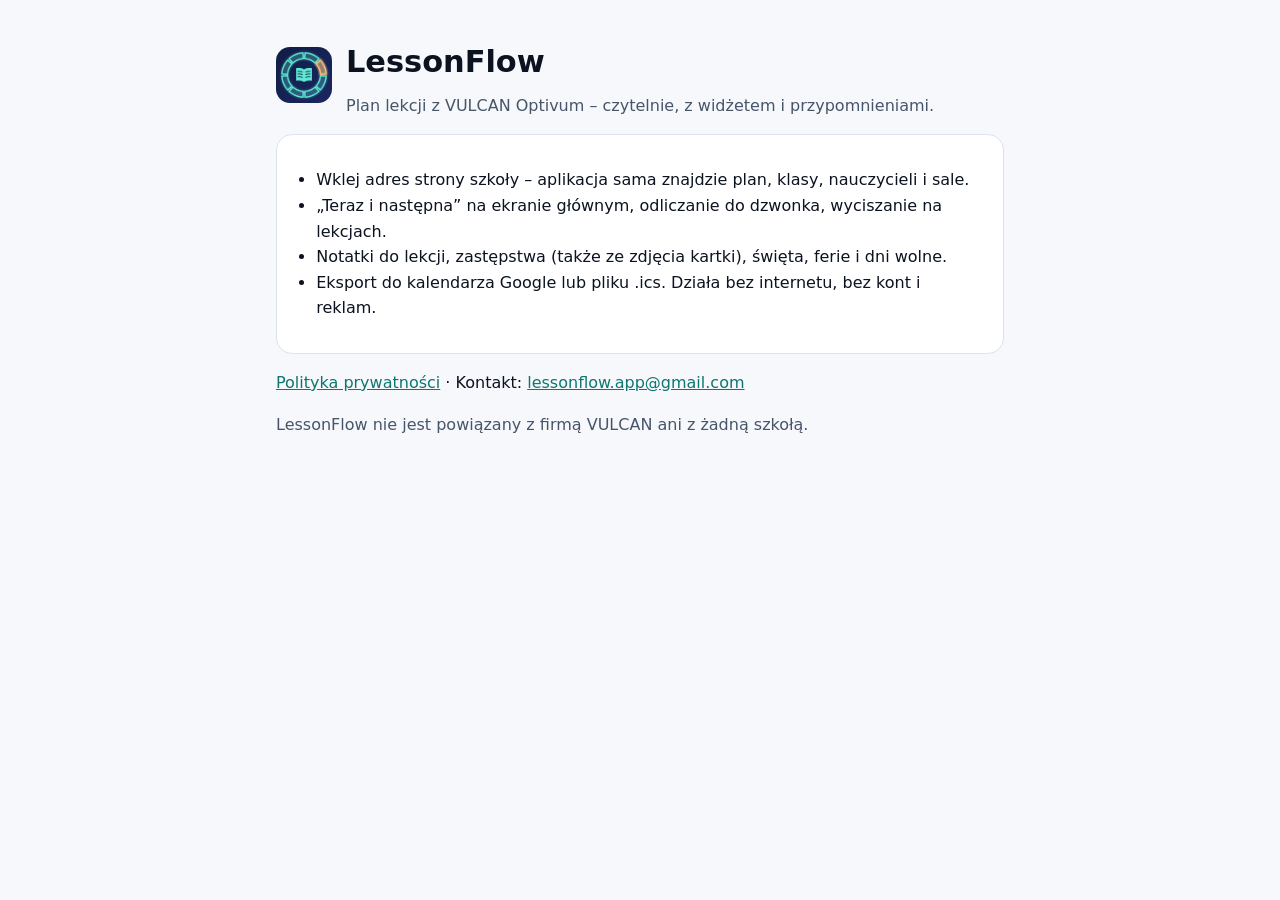
<file: index.html>
<!doctype html>
<html lang="pl">
<head>
<meta charset="utf-8">
<meta name="viewport" content="width=device-width, initial-scale=1">
<title>LessonFlow – plan lekcji na Androida</title>
<link rel="stylesheet" href="style.css">
</head>
<body>
<main>
<header><img src="icon.png" alt=""><div><h1>LessonFlow</h1><div class="muted">Plan lekcji z VULCAN Optivum – czytelnie, z widżetem i przypomnieniami.</div></div></header>
<div class="card">
<ul>
<li>Wklej adres strony szkoły – aplikacja sama znajdzie plan, klasy, nauczycieli i sale.</li>
<li>„Teraz i następna” na ekranie głównym, odliczanie do dzwonka, wyciszanie na lekcjach.</li>
<li>Notatki do lekcji, zastępstwa (także ze zdjęcia kartki), święta, ferie i dni wolne.</li>
<li>Eksport do kalendarza Google lub pliku .ics. Działa bez internetu, bez kont i reklam.</li>
</ul>
</div>
<p><a href="privacy.html">Polityka prywatności</a> · Kontakt: <a href="mailto:lessonflow.app@gmail.com">lessonflow.app@gmail.com</a></p>
<p class="muted">LessonFlow nie jest powiązany z firmą VULCAN ani z żadną szkołą.</p>
</main>
</body>
</html>
</file>
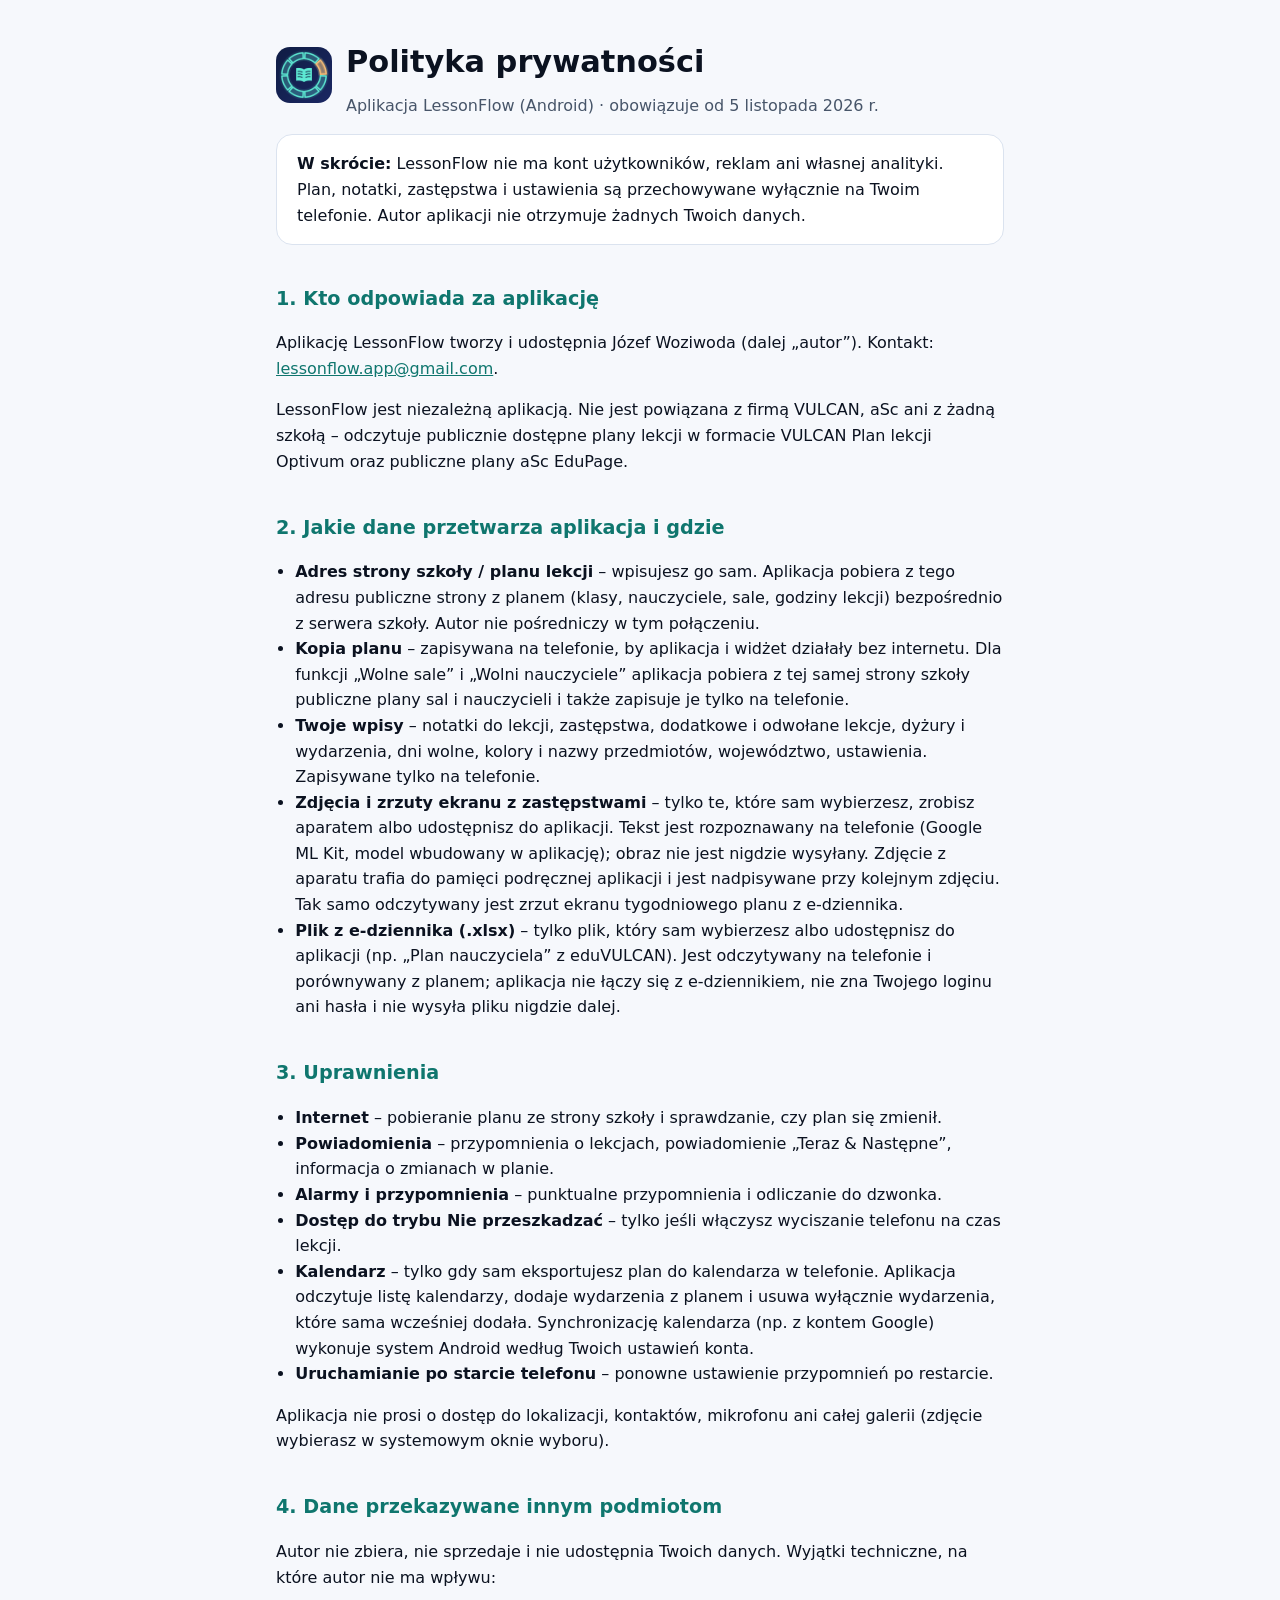
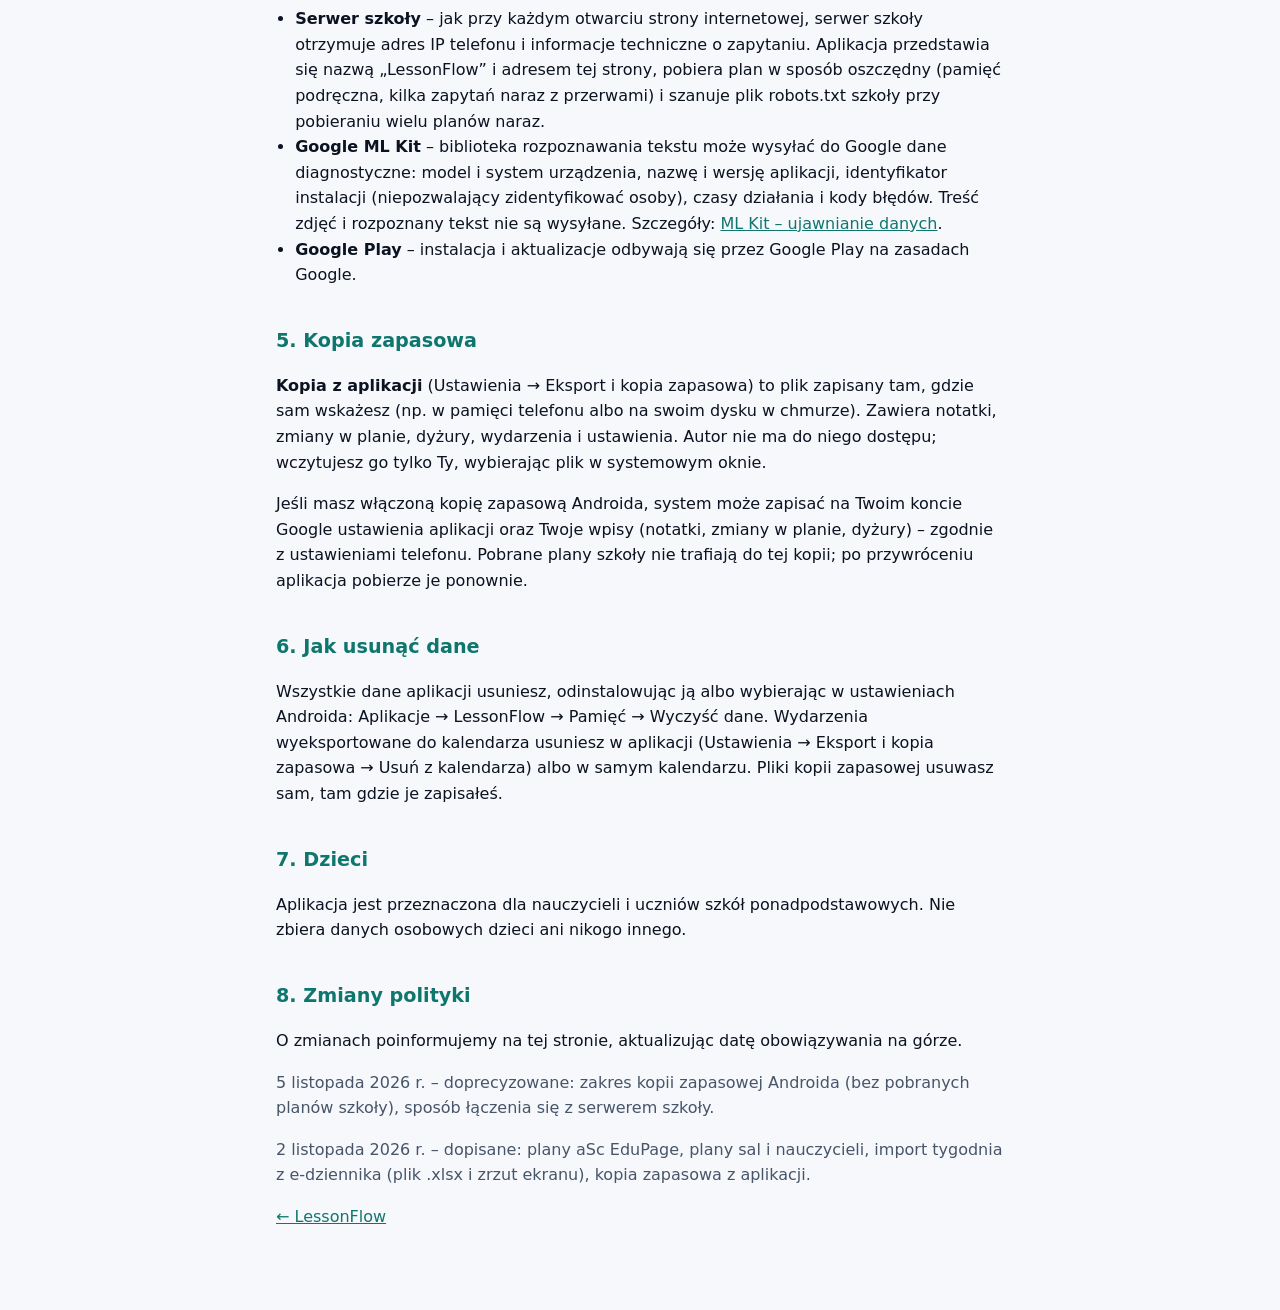
<file: privacy.html>
<!doctype html>
<html lang="pl">
<head>
<meta charset="utf-8">
<meta name="viewport" content="width=device-width, initial-scale=1">
<title>LessonFlow – polityka prywatności</title>
<link rel="stylesheet" href="style.css">
</head>
<body>
<main>
<header><img src="icon.png" alt=""><div><h1>Polityka prywatności</h1><div class="muted">Aplikacja LessonFlow (Android) · obowiązuje od 5 listopada 2026 r.</div></div></header>

<div class="card">
<strong>W skrócie:</strong> LessonFlow nie ma kont użytkowników, reklam ani własnej analityki. Plan, notatki,
zastępstwa i ustawienia są przechowywane wyłącznie na Twoim telefonie. Autor aplikacji nie otrzymuje żadnych Twoich danych.
</div>

<h2>1. Kto odpowiada za aplikację</h2>
<p>Aplikację LessonFlow tworzy i udostępnia Józef Woziwoda (dalej „autor”). Kontakt: <a href="mailto:lessonflow.app@gmail.com">lessonflow.app@gmail.com</a>.</p>
<p>LessonFlow jest niezależną aplikacją. Nie jest powiązana z firmą VULCAN, aSc ani z żadną szkołą – odczytuje publicznie dostępne plany lekcji w formacie VULCAN Plan lekcji Optivum oraz publiczne plany aSc EduPage.</p>

<h2>2. Jakie dane przetwarza aplikacja i gdzie</h2>
<ul>
<li><strong>Adres strony szkoły / planu lekcji</strong> – wpisujesz go sam. Aplikacja pobiera z tego adresu publiczne strony z planem (klasy, nauczyciele, sale, godziny lekcji) bezpośrednio z serwera szkoły. Autor nie pośredniczy w tym połączeniu.</li>
<li><strong>Kopia planu</strong> – zapisywana na telefonie, by aplikacja i widżet działały bez internetu. Dla funkcji „Wolne sale” i „Wolni nauczyciele” aplikacja pobiera z tej samej strony szkoły publiczne plany sal i nauczycieli i także zapisuje je tylko na telefonie.</li>
<li><strong>Twoje wpisy</strong> – notatki do lekcji, zastępstwa, dodatkowe i odwołane lekcje, dyżury i wydarzenia, dni wolne, kolory i nazwy przedmiotów, województwo, ustawienia. Zapisywane tylko na telefonie.</li>
<li><strong>Zdjęcia i zrzuty ekranu z zastępstwami</strong> – tylko te, które sam wybierzesz, zrobisz aparatem albo udostępnisz do aplikacji. Tekst jest rozpoznawany na telefonie (Google ML Kit, model wbudowany w aplikację); obraz nie jest nigdzie wysyłany. Zdjęcie z aparatu trafia do pamięci podręcznej aplikacji i jest nadpisywane przy kolejnym zdjęciu. Tak samo odczytywany jest zrzut ekranu tygodniowego planu z e-dziennika.</li>
<li><strong>Plik z e-dziennika (.xlsx)</strong> – tylko plik, który sam wybierzesz albo udostępnisz do aplikacji (np. „Plan nauczyciela” z eduVULCAN). Jest odczytywany na telefonie i porównywany z planem; aplikacja nie łączy się z e-dziennikiem, nie zna Twojego loginu ani hasła i nie wysyła pliku nigdzie dalej.</li>
</ul>

<h2>3. Uprawnienia</h2>
<ul>
<li><strong>Internet</strong> – pobieranie planu ze strony szkoły i sprawdzanie, czy plan się zmienił.</li>
<li><strong>Powiadomienia</strong> – przypomnienia o lekcjach, powiadomienie „Teraz &amp; Następne”, informacja o zmianach w planie.</li>
<li><strong>Alarmy i przypomnienia</strong> – punktualne przypomnienia i odliczanie do dzwonka.</li>
<li><strong>Dostęp do trybu Nie przeszkadzać</strong> – tylko jeśli włączysz wyciszanie telefonu na czas lekcji.</li>
<li><strong>Kalendarz</strong> – tylko gdy sam eksportujesz plan do kalendarza w telefonie. Aplikacja odczytuje listę kalendarzy, dodaje wydarzenia z planem i usuwa wyłącznie wydarzenia, które sama wcześniej dodała. Synchronizację kalendarza (np. z kontem Google) wykonuje system Android według Twoich ustawień konta.</li>
<li><strong>Uruchamianie po starcie telefonu</strong> – ponowne ustawienie przypomnień po restarcie.</li>
</ul>
<p>Aplikacja nie prosi o dostęp do lokalizacji, kontaktów, mikrofonu ani całej galerii (zdjęcie wybierasz w systemowym oknie wyboru).</p>

<h2>4. Dane przekazywane innym podmiotom</h2>
<p>Autor nie zbiera, nie sprzedaje i nie udostępnia Twoich danych. Wyjątki techniczne, na które autor nie ma wpływu:</p>
<ul>
<li><strong>Serwer szkoły</strong> – jak przy każdym otwarciu strony internetowej, serwer szkoły otrzymuje adres IP telefonu i informacje techniczne o zapytaniu. Aplikacja przedstawia się nazwą „LessonFlow” i adresem tej strony, pobiera plan w sposób oszczędny (pamięć podręczna, kilka zapytań naraz z przerwami) i szanuje plik robots.txt szkoły przy pobieraniu wielu planów naraz.</li>
<li><strong>Google ML Kit</strong> – biblioteka rozpoznawania tekstu może wysyłać do Google dane diagnostyczne: model i system urządzenia, nazwę i wersję aplikacji, identyfikator instalacji (niepozwalający zidentyfikować osoby), czasy działania i kody błędów. Treść zdjęć i rozpoznany tekst nie są wysyłane. Szczegóły: <a href="https://developers.google.com/ml-kit/android-data-disclosure">ML Kit – ujawnianie danych</a>.</li>
<li><strong>Google Play</strong> – instalacja i aktualizacje odbywają się przez Google Play na zasadach Google.</li>
</ul>

<h2>5. Kopia zapasowa</h2>
<p><strong>Kopia z aplikacji</strong> (Ustawienia → Eksport i kopia zapasowa) to plik zapisany tam, gdzie sam wskażesz (np. w pamięci telefonu albo na swoim dysku w chmurze). Zawiera notatki, zmiany w planie, dyżury, wydarzenia i ustawienia. Autor nie ma do niego dostępu; wczytujesz go tylko Ty, wybierając plik w systemowym oknie.</p>
<p>Jeśli masz włączoną kopię zapasową Androida, system może zapisać na Twoim koncie Google ustawienia aplikacji oraz Twoje wpisy (notatki, zmiany w planie, dyżury) – zgodnie z ustawieniami telefonu. Pobrane plany szkoły nie trafiają do tej kopii; po przywróceniu aplikacja pobierze je ponownie.</p>

<h2>6. Jak usunąć dane</h2>
<p>Wszystkie dane aplikacji usuniesz, odinstalowując ją albo wybierając w ustawieniach Androida: Aplikacje → LessonFlow → Pamięć → Wyczyść dane. Wydarzenia wyeksportowane do kalendarza usuniesz w aplikacji (Ustawienia → Eksport i kopia zapasowa → Usuń z kalendarza) albo w samym kalendarzu. Pliki kopii zapasowej usuwasz sam, tam gdzie je zapisałeś.</p>

<h2>7. Dzieci</h2>
<p>Aplikacja jest przeznaczona dla nauczycieli i uczniów szkół ponadpodstawowych. Nie zbiera danych osobowych dzieci ani nikogo innego.</p>

<h2>8. Zmiany polityki</h2>
<p>O zmianach poinformujemy na tej stronie, aktualizując datę obowiązywania na górze.</p>
<p class="muted">5 listopada 2026 r. – doprecyzowane: zakres kopii zapasowej Androida (bez pobranych planów szkoły), sposób łączenia się z serwerem szkoły.</p>
<p class="muted">2 listopada 2026 r. – dopisane: plany aSc EduPage, plany sal i nauczycieli, import tygodnia z e-dziennika (plik .xlsx i zrzut ekranu), kopia zapasowa z aplikacji.</p>

<p class="muted"><a href="index.html">← LessonFlow</a></p>
</main>
</body>
</html>
</file>
<file: style.css>
:root{--bg:#0b1220;--card:#121b2e;--text:#e6edf7;--muted:#9fb0c8;--accent:#5eead4;--border:#22304a}
@media (prefers-color-scheme: light){:root{--bg:#f6f8fc;--card:#fff;--text:#0b1220;--muted:#475569;--accent:#0f766e;--border:#dbe3ef}}
*{box-sizing:border-box}
body{margin:0;background:var(--bg);color:var(--text);font:16px/1.6 system-ui,-apple-system,"Segoe UI",Roboto,sans-serif}
main{max-width:760px;margin:0 auto;padding:32px 16px 64px}
h1{font-size:1.9rem;margin:.2em 0}
h2{font-size:1.2rem;margin-top:2em;color:var(--accent)}
a{color:var(--accent)}
.card{background:var(--card);border:1px solid var(--border);border-radius:16px;padding:16px 20px;margin:16px 0}
.muted{color:var(--muted)}
ul{padding-left:1.2em}
header{display:flex;gap:14px;align-items:center}
header img{width:56px;height:56px;border-radius:14px}
</file>
